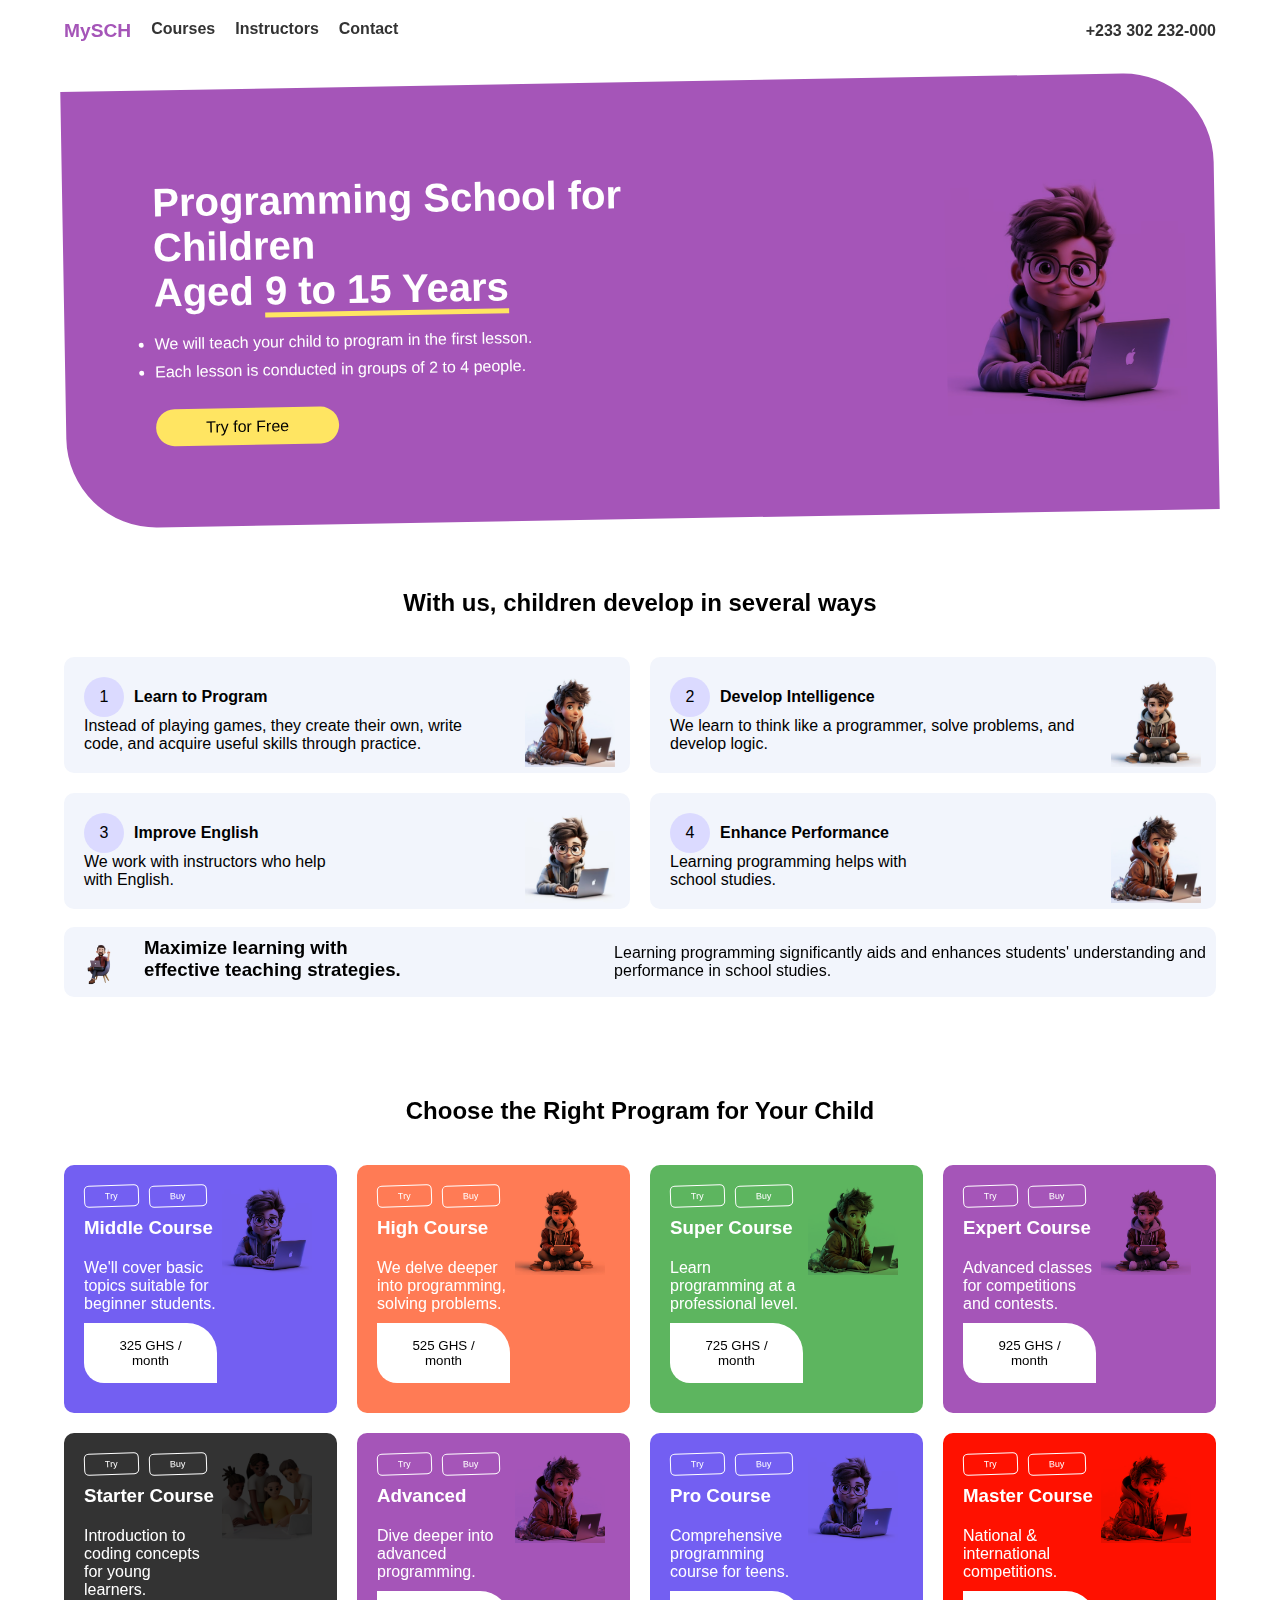
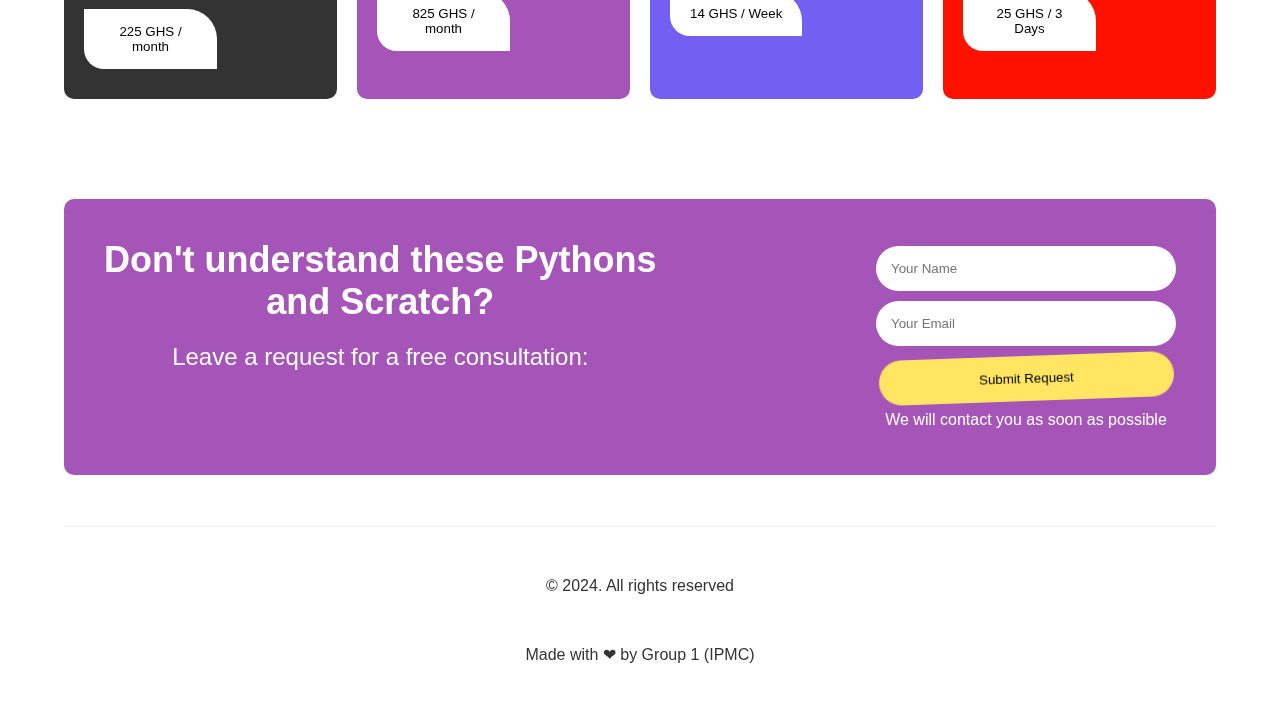
<file: index.html>
<!DOCTYPE html>
<html lang="en">

<head>
    <meta charset="UTF-8">
    <meta name="viewport" content="width=device-width, initial-scale=1.0">
    <title>Welcome to MySCH</title>
    <link rel="stylesheet" href="./assets/style.css">
</head>

<body>
    <!-- Header Section -->
    <header class="header">
        <div class="container">
            <nav class="navbar">
                <ul class="nav-list">
                    <li><a href="index.html"><span class="mysch-logo">MySCH</span></a></li>
                    <li><a href="#courses">Courses</a></li>
                    <li><a href="./instructors.html">Instructors</a></li>
                    <li><a href="#contact-form">Contact</a></li>
                </ul>
                <div class="contact-info">
                    <a href="tel:+233302232000">+233 302 232-000</a>
                </div>
            </nav>
        </div>
    </header>

    <!-- Hero Section -->
    <section class="hero">
        <div class="container">
            <div class="hero-content-container hero-content-purple">
                <div class="hero-content">
                    <h1>Programming School for Children <br> Aged <span>9 to 15 Years</span></h1>
                    <ul>
                        <li>We will teach your child to program in the first lesson.</li>
                        <li>Each lesson is conducted in groups of 2 to 4 people.</li>
                    </ul><br>
                    <a href="#" class="btn">Try for Free</a>
                </div>
                <img src="./assets/images/3.jpg" alt="Child with laptop">
            </div>
        </div>
    </section>

    <!-- Benefits Section -->
    <section class="benefits">
        <div class="container">
            <h2>With us, children develop in several ways</h2>
            <div class="benefit-cards">
                <div class="card">
                    <div class="card-content">
                        <div class="card-image">
                            <div>1</div>
                            <h3>Learn to Program</h3>
                        </div>
                        <p>Instead of playing games, they create their own, write code, and acquire useful skills
                            through
                            practice.</p>
                    </div>
                    <img src="./assets/images/1.jpg" alt="Child with laptop">
                </div>
                <div class="card">
                    <div class="card-content">
                        <div class="card-image">
                            <div>2</div>
                            <h3>Develop Intelligence</h3>
                        </div>
                        <p>We learn to think like a programmer, solve problems, and develop logic.</p>
                    </div>
                    <img src="./assets/images/2.jpg" alt="Child with laptop">
                </div>
                <div class="card">
                    <div class="card-content">
                        <div class="card-image">
                            <div>3</div>
                            <h3>Improve English</h3>
                        </div>
                        <p>We work with instructors who help with English.</p>
                    </div>
                    <img src="./assets/images/3.jpg" alt="Child with laptop">
                </div>
                <div class="card">
                    <div class="card-content">
                        <div class="card-image">
                            <div>4</div>
                            <h3>Enhance Performance</h3>
                        </div>
                        <p>Learning programming helps with school studies.</p>
                    </div>
                    <img src="./assets/images/1.jpg" alt="Child with laptop">
                </div>
            </div><br>

            <!-- Extra Card -->
            <div class="extra-card">
                <div class="extra-card-content">
                    <div class="extra-card-image">
                        <img src="./assets/images/6.jpg" alt="Child with laptop">
                        <h3>Maximize learning with <br>effective teaching strategies.</h3>
                    </div>
                    <p>Learning programming significantly aids and enhances students' understanding and <br>performance
                        in school studies.</p>
                </div>
            </div>
        </div>
    </section>

    <!-- Courses Section -->
    <section id="courses">
        <div class="container">
            <h2>Choose the Right Program for Your Child</h2>
            <div class="course-cards">

                <div class="course-card blue">
                    <div class="course-card-content">
                        <div class="course-card-buttons">
                            <div>Try</div>
                            <div>Buy</div>
                        </div>
                        <h3>Middle Course</h3>
                        <p>We'll cover basic topics suitable for beginner students.</p>
                        <button>325 GHS / month</button>
                    </div>

                    <div class="course-card-image">
                        <img src="./assets/images/3.jpg" alt="Child with laptop">
                    </div>
                </div>

                <div class="course-card orange">
                    <div class="course-card-content">
                        <div class="course-card-buttons">
                            <div>Try</div>
                            <div>Buy</div>
                        </div>
                        <h3>High Course</h3>
                        <p>We delve deeper into programming, solving problems.</p>
                        <button>525 GHS / month</button>
                    </div>

                    <div class="course-card-image">
                        <img src="./assets/images/2.jpg" alt="Child with laptop">
                    </div>
                </div>

                <div class="course-card green">
                    <div class="course-card-content">
                        <div class="course-card-buttons">
                            <div>Try</div>
                            <div>Buy</div>
                        </div>
                        <h3>Super Course</h3>
                        <p>Learn programming at a professional level.</p>
                        <button>725 GHS / month</button>
                    </div>

                    <div class="course-card-image">
                        <img src="./assets/images/1.jpg" alt="Child with laptop">
                    </div>
                </div>

                <div class="course-card purple">
                    <div class="course-card-content">
                        <div class="course-card-buttons">
                            <div>Try</div>
                            <div>Buy</div>
                        </div>
                        <h3>Expert Course</h3>
                        <p>Advanced classes for competitions and contests.</p>
                        <button>925 GHS / month</button>
                    </div>

                    <div class="course-card-image">
                        <img src="./assets/images/2.jpg" alt="Child with laptop">
                    </div>
                </div>

                <div class="course-card grey">
                    <div class="course-card-content">
                        <div class="course-card-buttons">
                            <div>Try</div>
                            <div>Buy</div>
                        </div>
                        <h3>Starter Course</h3>
                        <p>Introduction to coding concepts for young learners.</p>
                        <button>225 GHS / month</button>
                    </div>

                    <div class="course-card-image">
                        <img src="./assets/images/10.jpg" alt="Child with laptop">
                    </div>
                </div>

                <div class="course-card purple">
                    <div class="course-card-content">
                        <div class="course-card-buttons">
                            <div>Try</div>
                            <div>Buy</div>
                        </div>
                        <h3>Advanced</h3>
                        <p>Dive deeper into advanced programming.</p>
                        <button>825 GHS / month</button>
                    </div>

                    <div class="course-card-image">
                        <img src="./assets/images/1.jpg" alt="Child with laptop">
                    </div>
                </div>

                <div class="course-card blue">
                    <div class="course-card-content">
                        <div class="course-card-buttons">
                            <div>Try</div>
                            <div>Buy</div>
                        </div>
                        <h3>Pro Course</h3>
                        <p>Comprehensive programming course for teens.</p>
                        <button>14 GHS / Week</button>
                    </div>

                    <div class="course-card-image">
                        <img src="./assets/images/3.jpg" alt="Child with laptop">
                    </div>
                </div>

                <div class="course-card red">
                    <div class="course-card-content">
                        <div class="course-card-buttons">
                            <div>Try</div>
                            <div>Buy</div>
                        </div>
                        <h3>Master Course</h3>
                        <p>National & international competitions.</p>
                        <button>25 GHS / 3 Days</button>
                    </div>

                    <div class="course-card-image">
                        <img src="./assets/images/1.jpg" alt="Child with laptop">
                    </div>
                </div>

            </div>

        </div>
    </section>

    <!-- Contact Section -->
    <section id="contact-form">
        <div class="container">
            <div class="form-container">
                <div class="form-content">
                    <div class="form-title">
                        <h2>Don't understand these Pythons <br>and Scratch?</h2>
                        <p>Leave a request for a free consultation:</p>
                    </div>
                    <form action="#">
                        <input type="text" placeholder="Your Name" required>
                        <input type="email" placeholder="Your Email" required>
                        <button type="submit">Submit Request</button>
                        <p>We will contact you as soon as possible</p>
                    </form>
                </div>

                <!-- Copy Right -->
                <p class="copy-right">&copy; 2024. All rights reserved</p>
                <p class="made-with">Made with &#10084; by Group 1 (IPMC)</p>
            </div>
        </div>
    </section>
</body>

</html>
</file>
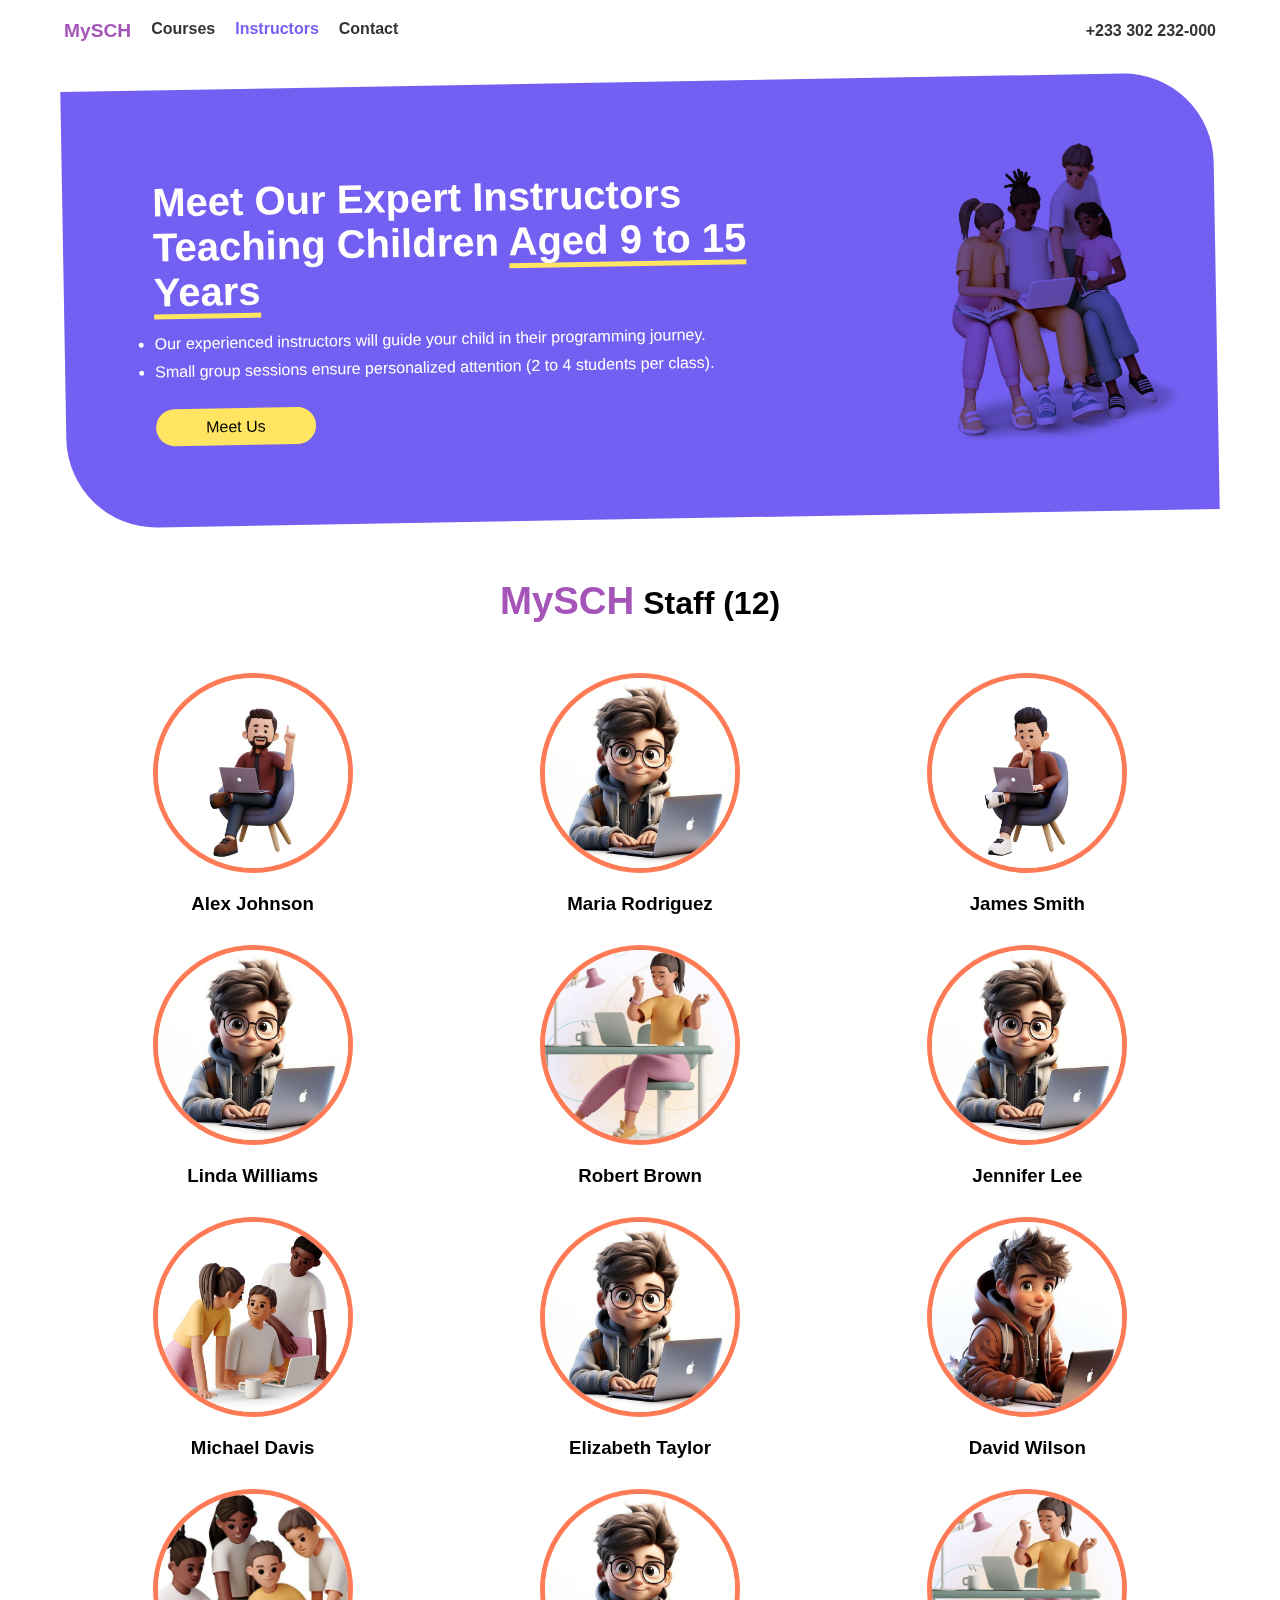
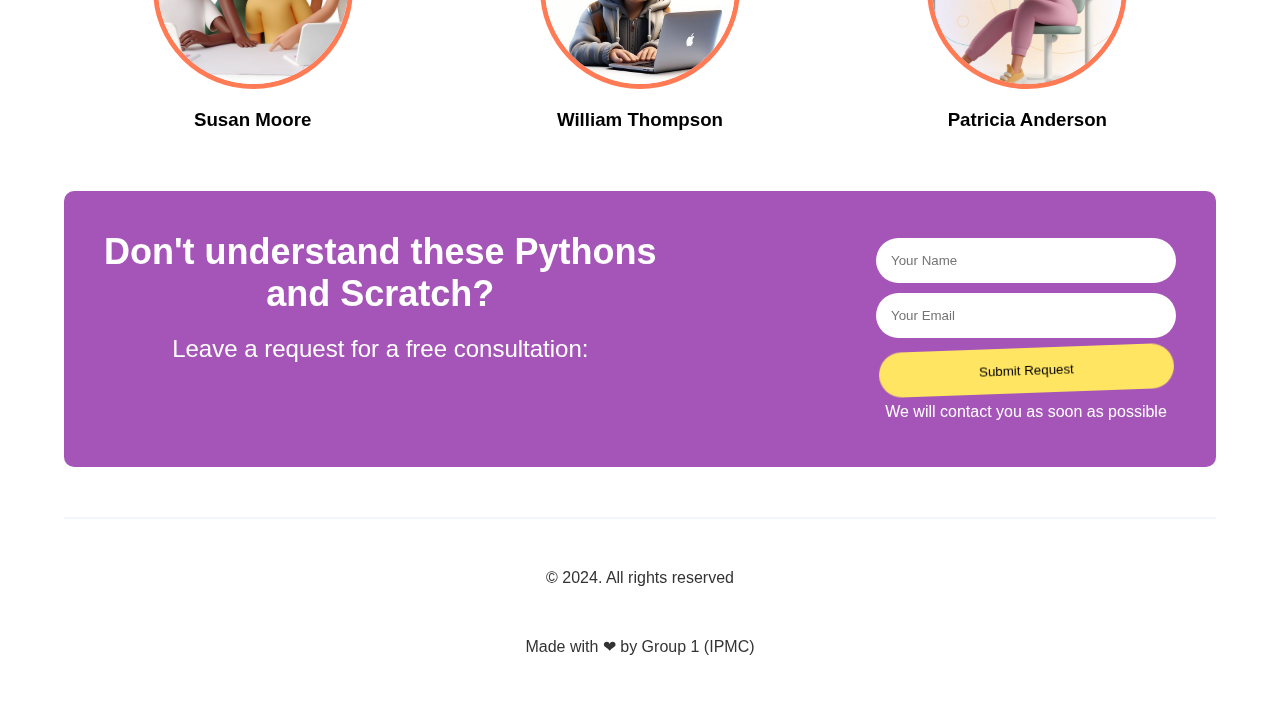
<file: instructors.html>
<!DOCTYPE html>
<html lang="en">

<head>
    <meta charset="UTF-8">
    <meta name="viewport" content="width=device-width, initial-scale=1.0">
    <meta http-equiv="X-UA-Compatible" content="ie=edge">
    <link rel="stylesheet" href="./assets/style.css">
    <title>Instructors | MySCH</title>
</head>

<body>
    <!-- Header Section -->
    <header class="header">
        <div class="container">
            <nav class="navbar">
                <ul class="nav-list">
                    <li><a href="index.html"><span class="mysch-logo">MySCH</span></a></li>
                    <li><a href="./index.html#courses">Courses</a></li>
                    <li><a href="#"><span class="active-link">Instructors</span></a></li>
                    <li><a href="./index.html#contact-form">Contact</a></li>
                </ul>
                <div class="contact-info">
                    <a href="tel:+233302232000">+233 302 232-000</a>
                </div>
            </nav>
        </div>
    </header>

    <!-- Hero Section -->
    <section class="hero">
        <div class="container">
            <div class="hero-content-container hero-content-blue">
                <div class="hero-content">
                    <h1>Meet Our Expert Instructors <br> Teaching Children <span>Aged 9 to 15 Years</span></h1>
                    <ul>
                        <li>Our experienced instructors will guide your child in their programming journey.</li>
                        <li>Small group sessions ensure personalized attention (2 to 4 students per class).</li>
                    </ul><br>
                    <a href="#" class="btn">Meet Us</a>
                </div>
                <img src="./assets/images/9.jpg" alt="Instructor teaching a child">
            </div>
        </div>
    </section>


    <!-- Instructors here -->
    <section class="instructors">
        <div class="container">
            <h1><span class="mysch-logo">MySCH</span> Staff (12)</h1>

            <div class="instructors-lists">
                <div class="instructors-card">
                    <img src="./assets/images/6.jpg" alt="">
                    <h3>Alex Johnson</h3>
                </div>
                <div class="instructors-card">
                    <img src="./assets/images/3.jpg" alt="">
                    <h3>Maria Rodriguez</h3>
                </div>
                <div class="instructors-card">
                    <img src="./assets/images/5.jpg" alt="">
                    <h3>James Smith</h3>
                </div>
                <div class="instructors-card">
                    <img src="./assets/images/3.jpg" alt="">
                    <h3>Linda Williams</h3>
                </div>
                <div class="instructors-card">
                    <img src="./assets/images/7.jpg" alt="">
                    <h3>Robert Brown</h3>
                </div>
                <div class="instructors-card">
                    <img src="./assets/images/3.jpg" alt="">
                    <h3>Jennifer Lee</h3>
                </div>
                <div class="instructors-card">
                    <img src="./assets/images/11.jpg" alt="">
                    <h3>Michael Davis</h3>
                </div>
                <div class="instructors-card">
                    <img src="./assets/images/3.jpg" alt="">
                    <h3>Elizabeth Taylor</h3>
                </div>
                <div class="instructors-card">
                    <img src="./assets/images/1.jpg" alt="">
                    <h3>David Wilson</h3>
                </div>
                <div class="instructors-card">
                    <img src="./assets/images/10.jpg" alt="">
                    <h3>Susan Moore</h3>
                </div>
                <div class="instructors-card">
                    <img src="./assets/images/3.jpg" alt="">
                    <h3>William Thompson</h3>
                </div>
                <div class="instructors-card">
                    <img src="./assets/images/7.jpg" alt="">
                    <h3>Patricia Anderson</h3>
                </div>
            </div>
        </div>
    </section>


    <!-- Contact Section -->
    <section id="contact-form">
        <div class="container">
            <div class="form-container">
                <div class="form-content">
                    <div class="form-title">
                        <h2>Don't understand these Pythons <br>and Scratch?</h2>
                        <p>Leave a request for a free consultation:</p>
                    </div>
                    <form action="#">
                        <input type="text" placeholder="Your Name" required>
                        <input type="email" placeholder="Your Email" required>
                        <button type="submit">Submit Request</button>
                        <p>We will contact you as soon as possible</p>
                    </form>
                </div>

                <!-- Copy Right -->
                <p class="copy-right">&copy; 2024. All rights reserved</p>
                <p class="made-with">Made with &#10084; by Group 1 (IPMC)</p>
            </div>
        </div>
    </section>
</body>

</html>
</file>
<file: assets/style.css>
:root {
    --white-color: #fff;
    --light-grey-color: #F2F5FC;
    --lighter-grey-color: #dbdaff;
    --grey-color: #333;
    --black-color: #000;
    --purple-color: #A555B8;
    --blue-color: #735FF2;
    --pink-color: #FF7B55;
    --green-color: #5DB55F;
    --orange-color: #FFE562;
    --red-color: #ff1100;
}

* {
    margin: 0;
    padding: 0;
    box-sizing: border-box;
}

body {
    font-family: cursive, "Comic Sans MS", sans-serif;
}

.container {
    width: 90%;
    margin: 0 auto;
    max-width: 1200px;
}

/* Header Section */
.header {
    padding: 20px 0;
    font-weight: 700;
}

.navbar {
    display: flex;
    justify-content: space-between;
    align-items: center;
}

.nav-list {
    list-style: none;
    display: flex;
    gap: 20px;
}

.nav-list li a {
    text-decoration: none;
    color: var(--grey-color);
}

.mysch-logo {
    font-family: cursive, "Comic Sans MS", sans-serif;
    color: var(--purple-color);
    font-size: larger;
}

.active-link {
    color: var(--blue-color);
}

.contact-info a {
    text-decoration: none;
    color: var(--grey-color);
    font-weight: bold;
}


/* Hero Section */
.hero {
    color: var(--white-color);
    padding: 20px 0;
    display: flex;
    align-items: center;
}

.hero-content {
    flex: 1;
    padding: 90px;
}

.hero-content-purple {
    background-color: var(--purple-color);
}

.hero-content-blue {
    background-color: var(--blue-color);
}

.hero-content-container {
    display: flex;
    align-items: center;
    justify-content: space-between;
    border-radius: 0 90px 0 90px;
    transform: rotate(-1deg);
    gap: 30px;
}

.hero-content-container:hover {
    transform: rotate(0deg);
}

.hero-content-container img {
    width: 300px;
    height: 300px;
    padding: 0 30px;
    object-fit: contain;
    mix-blend-mode: multiply;
}

.hero h1 {
    font-size: 2.5em;
    margin-bottom: 20px;
}

.hero h1 span {
    border-bottom: 5px solid var(--orange-color);
}

.hero ul {
    margin-bottom: 20px;
}

.hero ul li {
    margin-bottom: 10px;
}

.btn {
    background-color: var(--orange-color);
    color: var(--black-color);
    padding: 10px 50px;
    text-decoration: none;
    border-radius: 25px;
}


.btn:hover {
    background-color: var(--grey-color);
    color: var(--white-color);
}


/* Benefits Section */
.benefits {
    padding: 50px 0;
}

.benefits h2 {
    text-align: center;
    margin-bottom: 40px;
}

.benefit-cards {
    display: grid;
    grid-template-columns: repeat(2, 1fr);
    gap: 20px;
}

.card {
    position: relative;
    background-color: var(--light-grey-color);
    padding: 20px;
    border-radius: 10px;
    max-width: 100%;
    display: flex;
    text-align: center;
    justify-content: space-between;
}

.card img {
    width: 90px;
    height: 90px;
    margin: 0 auto;
    margin-bottom: 10px;
    position: absolute;
    right: 15px;
    object-fit: cover;
    mix-blend-mode: multiply;
}

.card-content {
    display: flex;
    flex-direction: column;
}

.card-content p {
    width: 80%;
    text-align: left;
}

.card-image {
    display: flex;
    gap: 10px;
    align-items: center;
}

.card-image div {
    width: 40px;
    height: 40px;
    border-radius: 50%;
    background-color: var(--lighter-grey-color);
    display: flex;
    align-items: center;
    justify-content: center;
}

.card-image h3 {
    font-size: 1rem;
}

/* Extra Card */
.extra-card {
    padding: 10px;
    background-color: var(--light-grey-color);
    border-radius: 10px;
}

.extra-card-content {
    display: flex;
    align-items: center;
    justify-content: space-between;
}

.extra-card-image {
    display: flex;
    gap: 20px;
}

.extra-card-content img {
    width: 50px;
    height: 50px;
    object-fit: cover;
    mix-blend-mode: multiply;
}


/* Courses Section */
#courses {
    padding: 50px 0;
}

#courses h2 {
    text-align: center;
    margin-bottom: 40px;
}

.course-cards {
    display: flex;
    justify-content: space-around;
    flex-wrap: wrap;
    gap: 20px;
}

.course-card {
    display: flex;
    padding: 20px;
    border-radius: 10px;
    flex: 1;
    width: 100%;
    text-align: left;
    color: var(--white-color);
}

.course-card-content h3 {
    padding: 10px 0 20px 0;
}

.course-card-content button {
    background-color: var(--white-color);
    color: var(--black-color);
    padding: 15px 20px;
    margin: 10px 0;
    text-decoration: none;
    border-radius: 0 30px 0 20px;
    border: none;
    cursor: pointer;
}

.course-card-buttons {
    display: flex;
    gap: 10px;
}

.course-card-buttons div {
    padding: 5px 20px;
    border-radius: 5px;
    font-size: 9px;
    color: var(--white-color);
    border: 1px solid var(--white-color);
    cursor: pointer;
    transform: rotate(-2deg);
}

.course-card-image img {
    width: 90px;
    height: 90px;
    margin: 0 5px;
    margin-bottom: 10px;
    object-fit: cover;
    mix-blend-mode: multiply;
}

.course-card.purple {
    background-color: var(--purple-color);
}

.course-card.red {
    background-color: var(--red-color);
    color: var(--white-color);
}

.course-card.grey {
    background-color: var(--grey-color);
    color: var(--white-color);
}

.course-card.orange {
    background-color: var(--pink-color);
}

.course-card.green {
    background-color: var(--green-color);
}

.course-card.blue {
    background-color: var(--blue-color);
}


/* Instructors */
.instructors {
    display: flex;
    align-items: center;
    justify-content: center;
}

.instructors h1 {
    text-align: center;
    margin: 40px auto;
}

.instructors-lists {
    display: grid;
    grid-template-columns: repeat(3, 1fr);
    gap: 10px;
}

.instructors-card {
    padding: 10px;
    display: flex;
    flex-direction: column;
    gap: 20px;
    align-items: center;
}

.instructors-card img {
    width: 200px;
    height: 200px;
    border-radius: 50%;
    border: 5px solid var(--pink-color);
    object-fit: cover;
    mix-blend-mode: multiply;
}


/* Contact Section */
#contact-form {
    color: var(--white-color);
    padding: 50px 0;
    text-align: center;
}

.form-container {
    display: block;
}

.form-content {
    display: flex;
    align-items: center;
    justify-content: space-between;
    background-color: var(--purple-color);
    margin: 0 auto;
    padding: 40px;
    border-radius: 10px;
}

.copy-right,
.made-with {
    color: var(--grey-color);
}

.copy-right {
    margin: 50px 0;
    padding: 50px 0 0 0;
    border-top: 2px solid var(--light-grey-color);
}

.form-title {
    display: block;
    font-size: 1.5em;
    margin-bottom: 4rem;
}

.form-title h2 {
    margin-bottom: 20px;
}

#contact-form form {
    display: flex;
    flex-direction: column;
    align-items: center;
    gap: 10px;
}

#contact-form input {
    padding: 15px;
    border: none;
    border-radius: 25px;
    width: 300px;
}

#contact-form button {
    padding: 15px 100px;
    background-color: var(--orange-color);
    transform: rotate(-2deg);
    border: none;
    border-radius: 25px;
    color: var(--black-color);
    cursor: pointer;
}

#contact-form button:hover {
    background-color: var(--grey-color);
    color: var(--white-color);
    transform: rotate(0deg);
}


/* Responsiveness or Media Queries */
/* Mobile Devices (up to 767px) */
@media only screen and (max-width: 767px) {
    body {
        font-family: 'Gill Sans', 'Gill Sans MT', Calibri, 'Trebuchet MS', sans-serif;
    }

    .navbar {
        flex-direction: column;
        align-items: flex-start;
    }

    .hero-content-container {
        flex-direction: column;
        padding: 20px;
    }

    .hero-content {
        padding: 0;
    }

    .hero-content-container img {
        width: 100%;
        height: auto;
    }

    .benefit-cards {
        grid-template-columns: 1fr;
        gap: 10px;
    }

    #courses {
        padding: 0 0;
    }

    .course-cards {
        flex-direction: column;
        align-items: center;
    }

    .course-card {
        max-width: 100%;
        margin-bottom: 20px;
    }

    .extra-card-content {
        flex-direction: column;
    }

    .instructors-lists {
        grid-template-columns: 1fr;
        gap: 20px;
    }

    .form-content {
        flex-direction: column;
        padding: 20px;
    }

    #contact-form input {
        width: 100%;
    }

    #contact-form button {
        width: 100%;
        padding: 15px 0;
    }
}

/* Tablet Devices (768px to 1023px) */
@media only screen and (min-width: 768px) and (max-width: 1023px) {
    body {
        font-family: 'Gill Sans', 'Gill Sans MT', Calibri, 'Trebuchet MS', sans-serif;
    }

    .navbar {
        flex-direction: row;
        justify-content: space-between;
    }

    .hero-content {
        padding: 0;
    }

    .hero-content-container {
        flex-direction: column;
        padding: 40px;
    }

    .benefit-cards {
        grid-template-columns: repeat(2, 1fr);
        gap: 20px;
    }

    #courses {
        padding: 0 0;
    }

    .course-cards {
        justify-content: center;
    }

    .course-card {
        max-width: 45%;
    }

    .extra-card-content {
        flex-direction: column;
    }

    .instructors-lists {
        grid-template-columns: repeat(2, 1fr);
        gap: 15px;
    }

    .form-content {
        flex-direction: column;
        padding: 30px;
    }

    #contact-form input {
        width: 80%;
    }

    #contact-form button {
        width: auto;
        padding: 15px 50px;
    }
}
</file>
